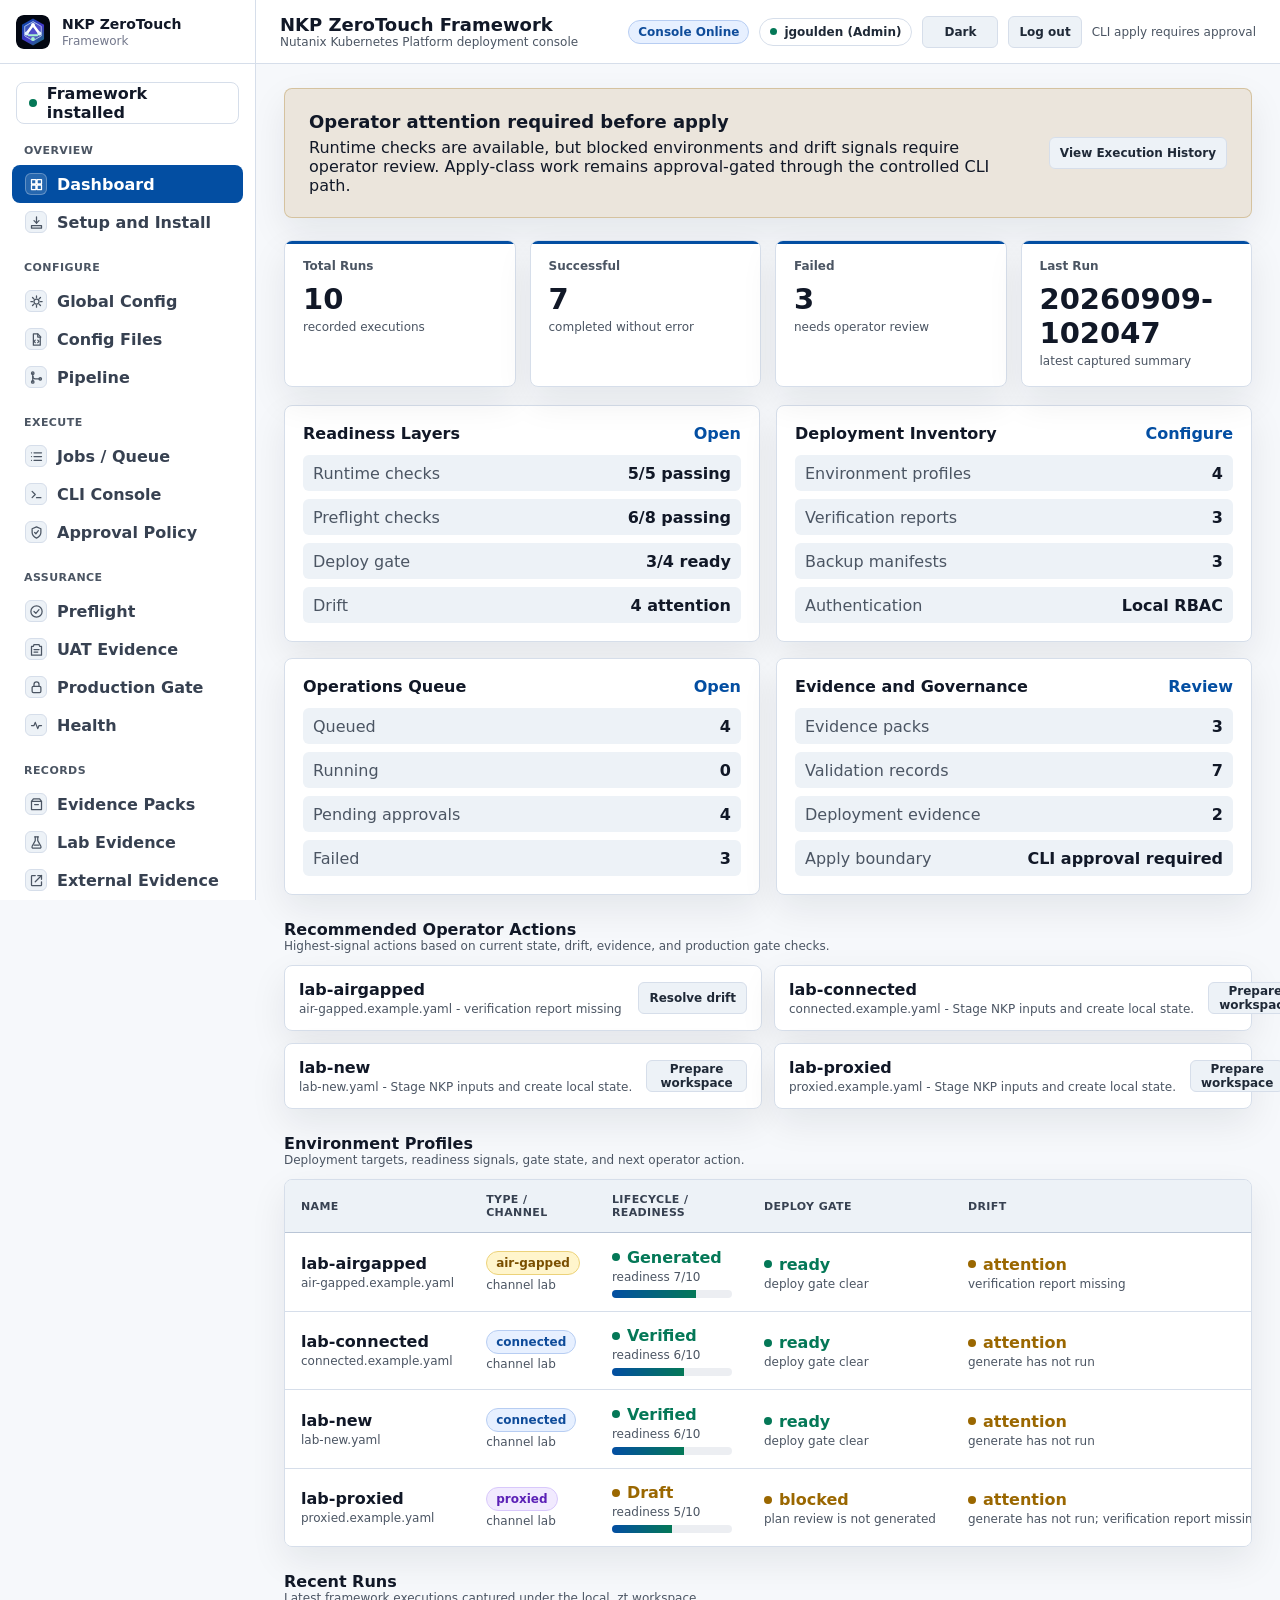
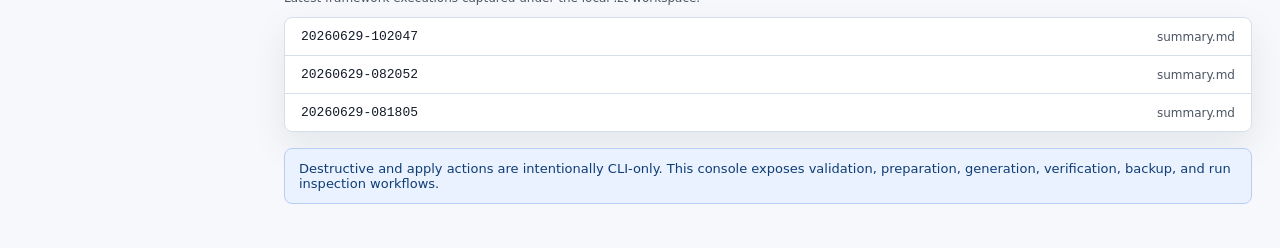
<file: index.html>
<!doctype html>
<html lang="en" data-theme="light">
  <head>
    <meta charset="utf-8">
    <meta name="viewport" content="width=device-width, initial-scale=1">
    <meta name="description" content="Clickable static demo of the NKP ZeroTouch Framework console.">
    <title>NKP ZeroTouch Framework Demo</title>
    <script>
      (() => {
        try {
          const storedTheme = localStorage.getItem("zt-theme");
          if (storedTheme === "dark") document.documentElement.removeAttribute("data-theme");
          if (storedTheme === "light") document.documentElement.dataset.theme = "light";
        } catch (error) {}
      })();
    </script>
    <link rel="icon" type="image/svg+xml" href="assets/nkp-zerotouch-mark.svg">
    <link rel="stylesheet" href="styles.css">
    <script src="app.js" defer></script>
  </head>
  <body>
    <svg class="icon-sprite" aria-hidden="true">
      <symbol id="icon-dashboard" viewBox="0 0 24 24"><path d="M4 4h7v7H4zM13 4h7v7h-7zM4 13h7v7H4zM13 13h7v7h-7z"/></symbol>
      <symbol id="icon-setup" viewBox="0 0 24 24"><path d="M12 3v10"/><path d="m8 9 4 4 4-4"/><path d="M4 17h16v4H4z"/></symbol>
      <symbol id="icon-settings" viewBox="0 0 24 24"><path d="M12 8a4 4 0 1 0 0 8 4 4 0 0 0 0-8z"/><path d="M3 12h3m12 0h3M12 3v3m0 12v3m-6.4-2.6 2.1-2.1m8.6-8.6 2.1-2.1m0 12.8-2.1-2.1M7.7 7.7 5.6 5.6"/></symbol>
      <symbol id="icon-files" viewBox="0 0 24 24"><path d="M7 3h7l4 4v14H7z"/><path d="M14 3v5h5"/><path d="m10 13-2 2 2 2m4-4 2 2-2 2"/></symbol>
      <symbol id="icon-pipeline" viewBox="0 0 24 24"><path d="M6 5v5a4 4 0 0 0 4 4h8"/><path d="M6 19v-9"/><circle cx="6" cy="5" r="2"/><circle cx="6" cy="19" r="2"/><circle cx="18" cy="14" r="2"/></symbol>
      <symbol id="icon-jobs" viewBox="0 0 24 24"><path d="M8 6h12M8 12h12M8 18h12"/><path d="M4 6h.01M4 12h.01M4 18h.01"/></symbol>
      <symbol id="icon-terminal" viewBox="0 0 24 24"><path d="m5 7 5 5-5 5"/><path d="M12 17h7"/></symbol>
      <symbol id="icon-approval" viewBox="0 0 24 24"><path d="M12 3 5 6v6c0 4 3 7 7 9 4-2 7-5 7-9V6z"/><path d="m9 12 2 2 4-5"/></symbol>
      <symbol id="icon-preflight" viewBox="0 0 24 24"><circle cx="12" cy="12" r="9"/><path d="m8 12 3 3 5-6"/></symbol>
      <symbol id="icon-uat" viewBox="0 0 24 24"><path d="M8 4h8l1 3h3v14H4V7h3z"/><path d="M8 12h8M8 16h6"/></symbol>
      <symbol id="icon-gate" viewBox="0 0 24 24"><rect x="5" y="10" width="14" height="10" rx="2"/><path d="M8 10V7a4 4 0 0 1 8 0v3"/></symbol>
      <symbol id="icon-health" viewBox="0 0 24 24"><path d="M4 12h4l2-5 4 10 2-5h4"/></symbol>
      <symbol id="icon-evidence" viewBox="0 0 24 24"><path d="M4 7h16v13H4z"/><path d="M4 7l3-4h10l3 4"/><path d="M9 12h6"/></symbol>
      <symbol id="icon-lab" viewBox="0 0 24 24"><path d="M9 3h6"/><path d="M10 3v6l-5 9a2 2 0 0 0 2 3h10a2 2 0 0 0 2-3l-5-9V3"/><path d="M8 16h8"/></symbol>
      <symbol id="icon-external" viewBox="0 0 24 24"><path d="M14 4h6v6"/><path d="m10 14 10-10"/><path d="M20 14v5a1 1 0 0 1-1 1H5a1 1 0 0 1-1-1V5a1 1 0 0 1 1-1h5"/></symbol>
      <symbol id="icon-audit" viewBox="0 0 24 24"><path d="M8 6h12M8 12h12M8 18h12"/><path d="m3 6 1 1 2-2m-3 7 1 1 2-2m-3 7 1 1 2-2"/></symbol>
    </svg>
    <div class="shell">
      <aside class="sidebar">
        <a class="brand" href="#environments" data-view-link="environments" aria-label="NKP ZeroTouch home">
          <span class="brand-mark"><img src="assets/nkp-zerotouch-mark.svg" alt="NKP ZeroTouch Framework"></span>
          <span>
            <span class="brand-title">NKP ZeroTouch</span>
            <span class="brand-subtitle">Framework</span>
          </span>
        </a>
        <nav class="nav" aria-label="Console sections">
          <div class="nav-status"><span></span>Framework installed</div>
          <div class="nav-label">Overview</div>
          <button class="nav-item active" type="button" data-view-link="environments"><span class="nav-icon"><svg><use href="#icon-dashboard"></use></svg></span>Dashboard</button>
          <button class="nav-item" type="button" data-view-link="setup"><span class="nav-icon"><svg><use href="#icon-setup"></use></svg></span>Setup and Install</button>
          <div class="nav-label">Configure</div>
          <button class="nav-item" type="button" data-view-link="settings"><span class="nav-icon"><svg><use href="#icon-settings"></use></svg></span>Global Config</button>
          <button class="nav-item" type="button" data-view-link="sources"><span class="nav-icon"><svg><use href="#icon-files"></use></svg></span>Config Files</button>
          <button class="nav-item" type="button" data-view-link="pipeline"><span class="nav-icon"><svg><use href="#icon-pipeline"></use></svg></span>Pipeline</button>
          <div class="nav-label">Execute</div>
          <button class="nav-item" type="button" data-view-link="jobs"><span class="nav-icon"><svg><use href="#icon-jobs"></use></svg></span>Jobs / Queue</button>
          <button class="nav-item" type="button" data-view-link="cli"><span class="nav-icon"><svg><use href="#icon-terminal"></use></svg></span>CLI Console</button>
          <button class="nav-item" type="button" data-view-link="approval"><span class="nav-icon"><svg><use href="#icon-approval"></use></svg></span>Approval Policy</button>
          <div class="nav-label">Assurance</div>
          <button class="nav-item" type="button" data-view-link="preflight"><span class="nav-icon"><svg><use href="#icon-preflight"></use></svg></span>Preflight</button>
          <button class="nav-item" type="button" data-view-link="uat"><span class="nav-icon"><svg><use href="#icon-uat"></use></svg></span>UAT Evidence</button>
          <button class="nav-item" type="button" data-view-link="production"><span class="nav-icon"><svg><use href="#icon-gate"></use></svg></span>Production Gate</button>
          <button class="nav-item" type="button" data-view-link="health"><span class="nav-icon"><svg><use href="#icon-health"></use></svg></span>Health</button>
          <div class="nav-label">Records</div>
          <button class="nav-item" type="button" data-view-link="evidence"><span class="nav-icon"><svg><use href="#icon-evidence"></use></svg></span>Evidence Packs</button>
          <button class="nav-item" type="button" data-view-link="lab"><span class="nav-icon"><svg><use href="#icon-lab"></use></svg></span>Lab Evidence</button>
          <button class="nav-item" type="button" data-view-link="external"><span class="nav-icon"><svg><use href="#icon-external"></use></svg></span>External Evidence</button>
          <button class="nav-item" type="button" data-view-link="audit"><span class="nav-icon"><svg><use href="#icon-audit"></use></svg></span>Audit Trail</button>
        </nav>
      </aside>

      <div class="content">
        <header class="topbar">
          <div>
            <h1>NKP ZeroTouch Framework</h1>
            <div class="section-copy">Nutanix Kubernetes Platform deployment console</div>
          </div>
          <div class="topbar-meta">
            <span class="badge connected">Console Online</span>
            <span class="operator-pill">jgoulden (Admin)</span>
            <button class="button-link theme-toggle" type="button" data-theme-toggle><span data-theme-label>Light</span></button>
            <button class="button-link" type="button" data-command="demo-login">Log out</button>
            <span>CLI apply requires approval</span>
          </div>
        </header>

        <main>
          <section class="view active" data-view="environments">
            <section class="status-banner warn">
              <div>
                <h2>Operator attention required before apply</h2>
                <p>Runtime checks are available, but blocked environments and drift signals require operator review. Apply-class work remains approval-gated through the controlled CLI path.</p>
              </div>
              <button class="button-link status-action" type="button" data-command="metric">View Execution History</button>
            </section>

            <section class="summary-grid" id="summaryGrid"></section>

            <section class="ops-dashboard" id="opsDashboard"></section>

            <div class="section-head">
              <div>
                <h2>Recommended Operator Actions</h2>
                <div class="section-copy">Highest-signal actions based on current state, drift, evidence, and production gate checks.</div>
              </div>
            </div>
            <section class="next-actions" id="nextActions"></section>

            <div class="section-head">
              <div>
                <h2>Environment Profiles</h2>
                <div class="section-copy">Deployment targets, readiness signals, gate state, and next operator action.</div>
              </div>
            </div>
            <section class="panel">
              <table>
                <thead>
                  <tr><th>Name</th><th>Type / Channel</th><th>Lifecycle / Readiness</th><th>Deploy Gate</th><th>Drift</th><th>Evidence</th><th>Next Action</th><th>Manage</th></tr>
                </thead>
                <tbody id="environmentRows"></tbody>
              </table>
            </section>

            <div class="section-head">
              <div>
                <h2>Recent Runs</h2>
                <div class="section-copy">Latest framework executions captured under the local .zt workspace.</div>
              </div>
            </div>
            <section class="panel">
              <ul class="run-list" id="recentRuns"></ul>
            </section>
            <div class="notice">Destructive and apply actions are intentionally CLI-only. This console exposes validation, preparation, generation, verification, backup, and run inspection workflows.</div>
          </section>

          <section class="view" data-view="setup">
            <div class="section-head">
              <div>
                <h2>Setup and Install</h2>
                <div class="section-copy">Editable first-run configuration for source bundles, endpoints, inventory, network, provider, and secret backend metadata.</div>
                <div class="toolbar">
                  <button class="button-link" type="button" data-command="edit">Edit sources</button>
                  <button class="button-link" type="button" data-command="edit">Edit connections</button>
                  <button class="button-link" type="button" data-command="open">Add environment</button>
                </div>
              </div>
            </div>
            <section class="panel">
              <table class="config-table">
                <thead><tr><th>Area</th><th>Current Value</th><th>Manage</th></tr></thead>
                <tbody>
                  <tr><td>NKP version</td><td><input value="v2.17.1"></td><td><button class="button-link" type="button" data-command="edit">Save</button></td></tr>
                  <tr><td>Standard bundle</td><td><input value="/mnt/c/Share/nkp-bundle_v2.17.1"></td><td><button class="button-link" type="button" data-command="edit">Edit</button></td></tr>
                  <tr><td>Prism Central endpoint</td><td><input value="https://pc.example:9440"></td><td><button class="button-link" type="button" data-command="edit">Edit</button></td></tr>
                  <tr><td>Inventory nodes</td><td><textarea>ahv-node-01&#10;ahv-node-02&#10;ahv-node-03</textarea></td><td><button class="button-link" type="button" data-command="open">Add</button></td></tr>
                  <tr><td>Secret backend</td><td><select><option>local-file</option><option>hashicorp-vault</option><option>external</option></select></td><td><button class="button-link" type="button" data-command="edit">Save</button></td></tr>
                </tbody>
              </table>
            </section>
            <div class="section-head">
              <div>
                <h2>Environment Config Files</h2>
                <div class="section-copy">Config records expose add, edit, duplicate, and delete actions before operational use.</div>
              </div>
            </div>
            <section class="panel">
              <table>
                <thead><tr><th>Name</th><th>File</th><th>Provider</th><th>Manage</th></tr></thead>
                <tbody id="setupEnvironmentRows"></tbody>
              </table>
            </section>
          </section>

          <section class="view" data-view="jobs">
            <div class="section-head"><div><h2>Jobs</h2><div class="section-copy">Execution queue, approval controls, and captured logs.</div></div></div>
            <section class="panel">
              <table>
                <thead><tr><th>Job</th><th>Action</th><th>Status</th><th>Requester</th><th>Approval</th></tr></thead>
                <tbody id="jobRows"></tbody>
              </table>
            </section>
          </section>

          <section class="view" data-view="runs">
            <div class="section-head"><div><h2>Runs</h2><div class="section-copy">Latest framework execution summaries.</div></div></div>
            <section class="panel"><ul class="run-list" id="runsList"></ul></section>
          </section>

          <section class="view" data-view="pipeline">
            <div class="section-head"><div><h2>Pipeline</h2><div class="section-copy">ZeroTouch phase progression for a controlled NKP rollout.</div></div></div>
            <section class="pipeline" id="pipelineSteps"></section>
          </section>

          <section class="view" data-view="cli">
            <div class="section-head"><div><h2>CLI</h2><div class="section-copy">Apply-class commands require explicit flags and approval.</div></div></div>
            <section class="terminal-window">
              <div class="terminal-bar"><span class="terminal-dot"></span><span class="terminal-dot"></span><span class="terminal-dot"></span> Controlled CLI Window</div>
              <div class="terminal-body">
                <div class="terminal-prompt">PS C:\workspace\nkp-zerotouch-framework&gt;</div>
                <textarea class="terminal-input" spellcheck="false">deploy --apply --config configs/environments/connected.example.yaml</textarea>
                <div class="terminal-help">Allowed apply examples: registry --apply, deploy --apply, upgrade --apply, destroy --apply --confirm-destroy.</div>
              </div>
            </section>
          </section>

          <section class="view" data-view="artifacts">
            <div class="section-head"><div><h2>Artifacts</h2><div class="section-copy">Generated plans, reports, logs, state, and configuration evidence.</div></div></div>
            <section class="panel">
              <table>
                <thead><tr><th>Artifact</th><th>Type</th><th>Environment</th><th>Status</th></tr></thead>
                <tbody id="artifactRows"></tbody>
              </table>
            </section>
          </section>

          <section class="view" data-view="evidence">
            <div class="section-head"><div><h2>Evidence Packs</h2><div class="section-copy">Reviewable evidence bundles created by the evidence phase under .zt/evidence.</div></div></div>
            <section class="panel">
              <table>
                <thead><tr><th>Pack</th><th>Environment</th><th>Created</th><th>Files</th><th>Redaction</th><th>Open</th></tr></thead>
                <tbody id="evidenceRows"></tbody>
              </table>
            </section>
            <div class="notice">Evidence packs exclude raw kubeconfig and local secret values. Generated plans and logs can still contain topology, VIPs, endpoints, and environment names.</div>
          </section>

          <section class="view" data-view="uat">
            <section class="summary-grid" id="uatMetrics"></section>
            <div class="section-head">
              <div>
                <h2>UAT Readiness</h2>
                <div class="section-copy">Maps documented UAT cases to local evidence records, evidence packs, jobs, backups, and run history.</div>
              </div>
            </div>
            <section class="panel">
              <table>
                <thead><tr><th>Case</th><th>Status</th><th>Required Result</th><th>Evidence Requirement</th></tr></thead>
                <tbody id="uatRows"></tbody>
              </table>
            </section>
            <div class="section-head">
              <div>
                <h2>Deployment Evidence Records</h2>
                <div class="section-copy">Controlled-UAT evidence captured from local phase outputs.</div>
              </div>
            </div>
            <section class="panel">
              <table>
                <thead><tr><th>Environment</th><th>Status</th><th>Signal Coverage</th><th>Boundary</th></tr></thead>
                <tbody id="deploymentEvidenceRows"></tbody>
              </table>
            </section>
            <div class="notice">UAT evidence is an operational readiness signal, not production validation. Partial coverage means the console found a candidate local signal; an operator still needs reviewed outcomes, exceptions, owners, and environment-specific acceptance before calling UAT complete.</div>
          </section>

          <section class="view" data-view="restore">
            <div class="section-head">
              <div>
                <h2>Restore</h2>
                <div class="section-copy">Controlled backup-manifest review, restore plan generation, and approval request workflow.</div>
              </div>
            </div>
            <section class="settings-grid" id="restoreActions"></section>
            <div class="section-head">
              <div>
                <h2>Restore Plans</h2>
                <div class="section-copy">Clean metadata can request approval; blocked plans require operator remediation first.</div>
              </div>
            </div>
            <section class="panel">
              <table>
                <thead><tr><th>Environment</th><th>Plan</th><th>Status</th><th>Action</th></tr></thead>
                <tbody id="restoreRows"></tbody>
              </table>
            </section>
            <div class="notice">The approval job records authorization only. This demo, and the local console baseline, do not copy files or restore live infrastructure.</div>
          </section>

          <section class="view" data-view="generic">
            <div class="section-head"><div><h2 id="genericTitle">Console Section</h2><div class="section-copy" id="genericCopy">Static demo snapshot of the local NKP ZeroTouch console.</div></div></div>
            <section class="settings-grid" id="genericCards"></section>
          </section>
        </main>
      </div>
    </div>
  </body>
</html>
</file>
<file: styles.css>
:root {
  color-scheme: dark;
  --bg: #030712;
  --sidebar: #050816;
  --panel: #17182a;
  --panel-2: #202139;
  --line: #30334d;
  --line-strong: #474b73;
  --ink: #f8fafc;
  --muted: #a3a7b7;
  --topbar-bg: rgba(3, 7, 18, .9);
  --brand-text: #f8fafc;
  --heading: #f8fafc;
  --nav-item-text: #b9c0d4;
  --nav-label-text: #5d6380;
  --nav-hover-text: #f8fafc;
  --operator-text: #d1d5db;
  --ops-label-text: #aeb5c9;
  --table-heading-text: #aeb5c9;
  --control-text: #dbe2f0;
  --control-hover-text: #eff6ff;
  --table-hover: rgba(255, 255, 255, .025);
  --notice-text: #dbeafe;
  --terminal-bg: #0b1220;
  --terminal-panel: #111827;
  --terminal-input-bg: #0f172a;
  --terminal-text: #dbeafe;
  --notice-bg: rgba(67, 56, 202, .12);
  --notice-border: rgba(96, 165, 250, .26);
  --scrollbar-track: #111827;
  --scrollbar-thumb: #374151;
  --scrollbar-thumb-hover: #4b5563;
  --badge-connected-text: #93c5fd;
  --badge-connected-bg: rgba(3, 78, 162, .22);
  --badge-connected-border: rgba(96, 165, 250, .28);
  --badge-proxied-text: #c4b5fd;
  --badge-proxied-bg: rgba(91, 33, 182, .26);
  --badge-proxied-border: rgba(167, 139, 250, .28);
  --badge-airgapped-text: #fde047;
  --badge-airgapped-bg: rgba(245, 217, 10, .12);
  --badge-airgapped-border: rgba(245, 217, 10, .28);
  --accent: #4338ca;
  --accent-soft: rgba(67, 56, 202, .22);
  --accent-2: #60a5fa;
  --good: #56d18f;
  --warn: #f5d90a;
  --bad: #fb7185;
  --shadow: 0 18px 48px rgba(0, 0, 0, .22);
}

:root[data-theme="light"] {
  color-scheme: light;
  --bg: #f6f8fb;
  --sidebar: #ffffff;
  --panel: #ffffff;
  --panel-2: #edf2f7;
  --line: #d6deea;
  --line-strong: #b9c5d6;
  --ink: #111827;
  --muted: #4b5563;
  --topbar-bg: rgba(255, 255, 255, .92);
  --brand-text: #111827;
  --heading: #111827;
  --nav-item-text: #374151;
  --nav-label-text: #4b5563;
  --nav-hover-text: #0f172a;
  --operator-text: #1f2937;
  --ops-label-text: #5b6473;
  --table-heading-text: #374151;
  --control-text: #1f2937;
  --control-hover-text: #034ea2;
  --table-hover: rgba(3, 78, 162, .045);
  --notice-text: #0f3d75;
  --terminal-bg: #0f172a;
  --terminal-panel: #111827;
  --terminal-input-bg: #0b1220;
  --terminal-text: #e5f0ff;
  --notice-bg: #eaf2ff;
  --notice-border: #b7cdf2;
  --scrollbar-track: #e5e7eb;
  --scrollbar-thumb: #9ca3af;
  --scrollbar-thumb-hover: #6b7280;
  --badge-connected-text: #0f4c9a;
  --badge-connected-bg: #e7f0ff;
  --badge-connected-border: #b7cdf2;
  --badge-proxied-text: #5b21b6;
  --badge-proxied-bg: #f1eafe;
  --badge-proxied-border: #d8c8fb;
  --badge-airgapped-text: #7a4f00;
  --badge-airgapped-bg: #fff5cc;
  --badge-airgapped-border: #ecd27a;
  --accent: #034ea2;
  --accent-soft: rgba(3, 78, 162, .1);
  --accent-2: #0369a1;
  --good: #047857;
  --warn: #9a6700;
  --bad: #b91c1c;
  --shadow: 0 14px 36px rgba(15, 23, 42, .08);
}

* { box-sizing: border-box; }

html {
  max-width: 100%;
  overflow-x: hidden;
}

.icon-sprite { display: none; }

body {
  margin: 0;
  max-width: 100%;
  min-height: 100vh;
  background: var(--bg);
  color: var(--ink);
  font-family: Inter, ui-sans-serif, system-ui, -apple-system, BlinkMacSystemFont, "Segoe UI", sans-serif;
  letter-spacing: 0;
  overflow-x: hidden;
}

button, textarea { font: inherit; }
button, a { -webkit-tap-highlight-color: transparent; }

.shell {
  display: grid;
  grid-template-columns: 256px minmax(0, 1fr);
  max-width: 100vw;
  min-height: 100vh;
  overflow-x: hidden;
}

.sidebar {
  background: var(--sidebar);
  border-right: 1px solid var(--line);
  color: #d7dce8;
  height: 100vh;
  overflow-y: auto;
  padding: 14px 12px 24px;
  position: sticky;
  top: 0;
}

.brand {
  align-items: center;
  border-bottom: 1px solid var(--line);
  color: inherit;
  display: flex;
  gap: 12px;
  margin: -14px -12px 18px;
  min-height: 64px;
  padding: 0 16px;
  text-decoration: none;
}

.brand-mark, .brand-mark img {
  border-radius: 8px;
  display: block;
  height: 34px;
  width: 34px;
}

.brand-title {
  color: var(--brand-text);
  display: block;
  font-size: 14px;
  font-weight: 800;
}

.brand-subtitle {
  color: #73788c;
  display: block;
  font-size: 12px;
  margin-top: 2px;
}

.nav-status {
  align-items: center;
  background: var(--panel);
  border: 1px solid var(--line);
  border-radius: 8px;
  color: var(--heading);
  display: flex;
  font-weight: 650;
  gap: 10px;
  margin: 0 4px 18px;
  min-height: 42px;
  padding: 0 12px;
}

.nav-status span {
  background: var(--good);
  border-radius: 50%;
  height: 8px;
  width: 8px;
}

.nav-label {
  color: var(--nav-label-text);
  font-size: 11px;
  font-weight: 760;
  letter-spacing: .04em;
  margin: 20px 12px 8px;
  text-transform: uppercase;
}

.nav-item {
  align-items: center;
  background: transparent;
  border: 1px solid transparent;
  border-radius: 8px;
  color: var(--nav-item-text);
  cursor: pointer;
  display: flex;
  font-weight: 680;
  gap: 10px;
  min-height: 38px;
  padding: 0 12px;
  text-align: left;
  width: 100%;
}

.nav-item:hover { background: var(--panel); color: var(--nav-hover-text); }
.nav-item.active { background: var(--accent); color: #fff; }
.nav-dot { background: transparent; border-radius: 50%; height: 8px; width: 8px; }
.nav-item.active .nav-dot { background: var(--accent-2); }

.nav-icon {
  align-items: center;
  background: var(--panel-2);
  border: 1px solid var(--line);
  border-radius: 6px;
  color: var(--muted);
  display: inline-flex;
  flex: 0 0 auto;
  font-size: 11px;
  font-weight: 780;
  height: 22px;
  justify-content: center;
  width: 22px;
}

.nav-icon svg {
  fill: none;
  height: 15px;
  stroke: currentColor;
  stroke-linecap: round;
  stroke-linejoin: round;
  stroke-width: 2;
  width: 15px;
}

.nav-item.active .nav-icon {
  background: rgba(255, 255, 255, .14);
  border-color: rgba(255, 255, 255, .28);
  color: #fff;
}

.content { min-width: 0; }

.topbar {
  align-items: center;
  background: var(--topbar-bg);
  border-bottom: 1px solid var(--line);
  display: flex;
  gap: 16px;
  justify-content: space-between;
  min-height: 64px;
  padding: 0 24px;
  position: sticky;
  top: 0;
  z-index: 5;
}

h1, h2, h3, p { margin-top: 0; }
h1 { color: var(--heading); font-size: 18px; margin: 0; }
h2 { font-size: 16px; margin: 0; }
h3 { font-size: 15px; margin: 0 0 8px; }

main {
  margin: 0 auto;
  max-width: 1320px;
  min-width: 0;
  padding: 24px 28px 44px;
}

.section-copy, .muted, .env-file {
  color: var(--muted);
  font-size: 12px;
}

.topbar-meta {
  align-items: center;
  color: var(--muted);
  display: flex;
  flex-wrap: wrap;
  font-size: 12px;
  gap: 10px;
  justify-content: flex-end;
}

.operator-pill, .badge, .chip {
  align-items: center;
  display: inline-flex;
  gap: 7px;
  white-space: nowrap;
}

.operator-pill {
  background: var(--panel);
  border: 1px solid var(--line);
  border-radius: 999px;
  color: var(--operator-text);
  font-weight: 700;
  min-height: 28px;
  padding: 0 10px;
}

.operator-pill::before, .chip::before {
  border-radius: 50%;
  content: "";
  height: 7px;
  width: 7px;
}

.operator-pill::before { background: var(--good); }

.button-link, button.button-link {
  align-items: center;
  background: var(--panel-2);
  border: 1px solid var(--line);
  border-radius: 6px;
  color: var(--control-text);
  cursor: pointer;
  display: inline-flex;
  font-size: 12px;
  font-weight: 750;
  justify-content: center;
  min-height: 32px;
  padding: 0 10px;
  text-decoration: none;
}

.button-link:hover {
  background: var(--accent-soft);
  border-color: rgba(96, 165, 250, .42);
  color: var(--control-hover-text);
}

.button-danger {
  border-color: rgba(239, 68, 68, .35);
  color: var(--bad);
}

.button-danger:hover {
  background: rgba(185, 28, 28, .1);
  border-color: rgba(239, 68, 68, .45);
  color: var(--bad);
}

.view { display: none; }
.view.active { display: block; }

.ops-strip {
  background: var(--line);
  border: 1px solid var(--line);
  border-radius: 8px;
  box-shadow: var(--shadow);
  display: grid;
  gap: 1px;
  grid-template-columns: repeat(4, minmax(180px, 1fr));
  margin-bottom: 18px;
  overflow: hidden;
}

.ops-item {
  background: var(--panel);
  padding: 14px 15px;
}

.ops-label {
  color: var(--ops-label-text);
  font-size: 11px;
  font-weight: 780;
  letter-spacing: .04em;
  text-transform: uppercase;
}

.ops-value {
  color: var(--heading);
  font-weight: 780;
  margin-top: 5px;
}

.status-banner {
  align-items: center;
  background: rgba(4, 120, 87, .12);
  border: 1px solid rgba(4, 120, 87, .28);
  border-radius: 8px;
  box-shadow: var(--shadow);
  display: grid;
  gap: 18px;
  grid-template-columns: minmax(0, 1fr) auto;
  margin-bottom: 22px;
  padding: 22px 24px;
}

.status-banner.warn {
  background: rgba(154, 103, 0, .12);
  border-color: rgba(154, 103, 0, .28);
}

.status-banner h2 {
  font-size: 18px;
  margin-bottom: 6px;
}

.status-banner p {
  color: var(--ink);
  margin: 0;
  max-width: 860px;
}

.status-action {
  font-size: 14px;
  min-height: 54px;
  min-width: 168px;
}

.summary-grid {
  display: grid;
  gap: 14px;
  grid-template-columns: repeat(4, minmax(160px, 1fr));
}

.metric, .panel, .next-action, .settings-card, .pipeline-step {
  background: var(--panel);
  border: 1px solid var(--line);
  border-radius: 8px;
  box-shadow: var(--shadow);
}

.metric {
  color: var(--ink);
  display: block;
  overflow: hidden;
  padding: 18px;
  position: relative;
  text-decoration: none;
}

.metric::after {
  background: var(--accent);
  content: "";
  height: 3px;
  left: 0;
  position: absolute;
  right: 0;
  top: 0;
}

.metric-label { color: var(--muted); font-size: 12px; font-weight: 680; }
.metric-value { font-size: 29px; font-weight: 780; margin-top: 9px; }
.metric-foot { color: var(--muted); font-size: 12px; margin-top: 4px; }

.ops-dashboard {
  display: grid;
  gap: 16px;
  grid-template-columns: repeat(2, minmax(280px, 1fr));
  margin-top: 18px;
}

.ops-panel {
  padding: 18px;
}

.ops-panel-head {
  align-items: center;
  display: flex;
  gap: 12px;
  justify-content: space-between;
  margin-bottom: 12px;
}

.ops-panel-head h3 {
  color: var(--heading);
  font-size: 16px;
  margin: 0;
}

.ops-panel-link {
  background: transparent;
  border: 0;
  color: var(--accent);
  cursor: pointer;
  font: inherit;
  font-weight: 800;
  padding: 0;
}

.status-list {
  display: grid;
  gap: 8px;
}

.status-row {
  align-items: center;
  background: var(--panel-2);
  border-radius: 6px;
  display: flex;
  gap: 14px;
  justify-content: space-between;
  min-height: 36px;
  padding: 8px 10px;
}

.status-row span:first-child { color: var(--muted); }
.status-row strong { color: var(--heading); text-align: right; }

.notice {
  background: var(--notice-bg);
  border: 1px solid var(--notice-border);
  border-radius: 8px;
  color: var(--notice-text);
  font-size: 13px;
  margin-top: 16px;
  padding: 12px 14px;
}

.section-head {
  align-items: end;
  display: flex;
  gap: 16px;
  justify-content: space-between;
  margin: 25px 0 12px;
}

.toolbar {
  display: flex;
  flex-wrap: wrap;
  gap: 8px;
  margin: 14px 0 0;
}

.next-actions, .settings-grid {
  display: grid;
  gap: 12px;
  grid-template-columns: repeat(2, minmax(260px, 1fr));
}

.next-action {
  align-items: center;
  display: flex;
  gap: 14px;
  justify-content: space-between;
  padding: 14px;
}

.next-action strong, .env-name {
  color: var(--heading);
  display: block;
  font-weight: 780;
}

.panel {
  max-width: 100%;
  min-width: 0;
  overflow-x: auto;
}

table {
  border-collapse: collapse;
  min-width: 1120px;
  width: 100%;
}

.config-table input,
.config-table select,
.config-table textarea {
  background: var(--panel);
  border: 1px solid var(--line);
  border-radius: 6px;
  color: var(--ink);
  min-height: 34px;
  padding: 7px 9px;
  width: 100%;
}

.config-table textarea {
  min-height: 74px;
  resize: vertical;
}

th, td {
  border-bottom: 1px solid var(--line);
  padding: 13px 16px;
  text-align: left;
  vertical-align: middle;
}

tr:last-child td { border-bottom: 0; }
tbody tr:hover { background: var(--table-hover); }

th {
  background: var(--panel-2);
  border-bottom: 1px solid var(--line-strong);
  color: var(--table-heading-text);
  font-size: 11px;
  font-weight: 800;
  letter-spacing: .035em;
  text-transform: uppercase;
}

.badge {
  border: 1px solid transparent;
  border-radius: 999px;
  font-size: 12px;
  font-weight: 730;
  min-height: 24px;
  padding: 0 9px;
}

.badge.connected { background: var(--badge-connected-bg); border-color: var(--badge-connected-border); color: var(--badge-connected-text); }
.badge.proxied { background: var(--badge-proxied-bg); border-color: var(--badge-proxied-border); color: var(--badge-proxied-text); }
.badge.air-gapped { background: var(--badge-airgapped-bg); border-color: var(--badge-airgapped-border); color: var(--badge-airgapped-text); }

.chip {
  color: var(--muted);
  font-weight: 720;
}

.chip::before { background: #94a3b8; height: 8px; width: 8px; }
.chip.ok { color: var(--good); }
.chip.ok::before { background: var(--good); }
.chip.warn { color: var(--warn); }
.chip.warn::before { background: var(--warn); }
.chip.fail, .chip.bad { color: var(--bad); }
.chip.fail::before, .chip.bad::before { background: var(--bad); }

.env-file {
  margin-top: 3px;
  white-space: nowrap;
}

.progress-track {
  background: rgba(148, 163, 184, .18);
  border-radius: 999px;
  height: 8px;
  margin-top: 6px;
  min-width: 120px;
  overflow: hidden;
}

.progress-bar {
  background: linear-gradient(90deg, var(--accent), var(--good));
  height: 100%;
}

.manage-actions {
  display: flex;
  flex-wrap: wrap;
  gap: 7px;
  min-width: 128px;
}

.run-list {
  list-style: none;
  margin: 0;
  padding: 0;
}

.run-list li {
  align-items: center;
  border-bottom: 1px solid var(--line);
  display: flex;
  justify-content: space-between;
  padding: 11px 16px;
}

.run-list li:last-child { border-bottom: 0; }

.pipeline {
  display: grid;
  gap: 10px;
  grid-template-columns: repeat(6, minmax(120px, 1fr));
}

.pipeline-step {
  padding: 14px;
}

.pipeline-step strong {
  display: block;
  margin-bottom: 6px;
}

.terminal-window {
  background: var(--terminal-bg);
  border: 1px solid #253149;
  border-radius: 8px;
  color: var(--terminal-text);
  overflow: hidden;
}

.terminal-bar {
  align-items: center;
  background: var(--terminal-panel);
  border-bottom: 1px solid #253149;
  color: #93a4bd;
  display: flex;
  font-size: 12px;
  font-weight: 750;
  gap: 8px;
  min-height: 36px;
  padding: 0 12px;
}

.terminal-dot {
  background: #64748b;
  border-radius: 50%;
  height: 9px;
  width: 9px;
}

.terminal-body { padding: 14px; }
.terminal-prompt {
  color: #5eead4;
  font-family: "Cascadia Mono", "SFMono-Regular", Consolas, monospace;
  margin-bottom: 8px;
}

.terminal-input {
  background: var(--terminal-input-bg);
  border: 1px solid #334155;
  border-radius: 6px;
  color: #e5f0ff;
  font-family: "Cascadia Mono", "SFMono-Regular", Consolas, monospace;
  font-size: 13px;
  line-height: 1.5;
  min-height: 160px;
  padding: 12px;
  resize: vertical;
  width: 100%;
}

.terminal-help { color: #9fb1c8; font-size: 12px; margin-top: 10px; }
.settings-card { padding: 16px; }
.settings-card p { color: var(--muted); margin: 0; }

.copy-toast {
  background: #111827;
  border: 1px solid var(--line);
  border-radius: 8px;
  bottom: 20px;
  color: #fff;
  left: 50%;
  padding: 10px 14px;
  position: fixed;
  transform: translateX(-50%);
  z-index: 20;
}

.theme-toggle {
  min-width: 76px;
}

::-webkit-scrollbar { width: 6px; height: 6px; }
::-webkit-scrollbar-track { background: var(--scrollbar-track); }
::-webkit-scrollbar-thumb { background: var(--scrollbar-thumb); border-radius: 999px; }
::-webkit-scrollbar-thumb:hover { background: var(--scrollbar-thumb-hover); }

@media (max-width: 980px) {
  .shell { grid-template-columns: 1fr; }
  .sidebar { display: none; }
  .topbar { align-items: flex-start; flex-direction: column; gap: 10px; padding: 16px 20px; }
  main { padding: 18px 16px 32px; }
  .ops-strip, .summary-grid { grid-template-columns: repeat(2, minmax(0, 1fr)); }
  .status-banner, .ops-dashboard, .next-actions, .settings-grid, .pipeline { grid-template-columns: 1fr; }
}

@media (max-width: 620px) {
  .ops-strip, .summary-grid { grid-template-columns: 1fr; }
  .next-action { align-items: flex-start; flex-direction: column; }
  .topbar-meta { justify-content: flex-start; }
}
</file>
